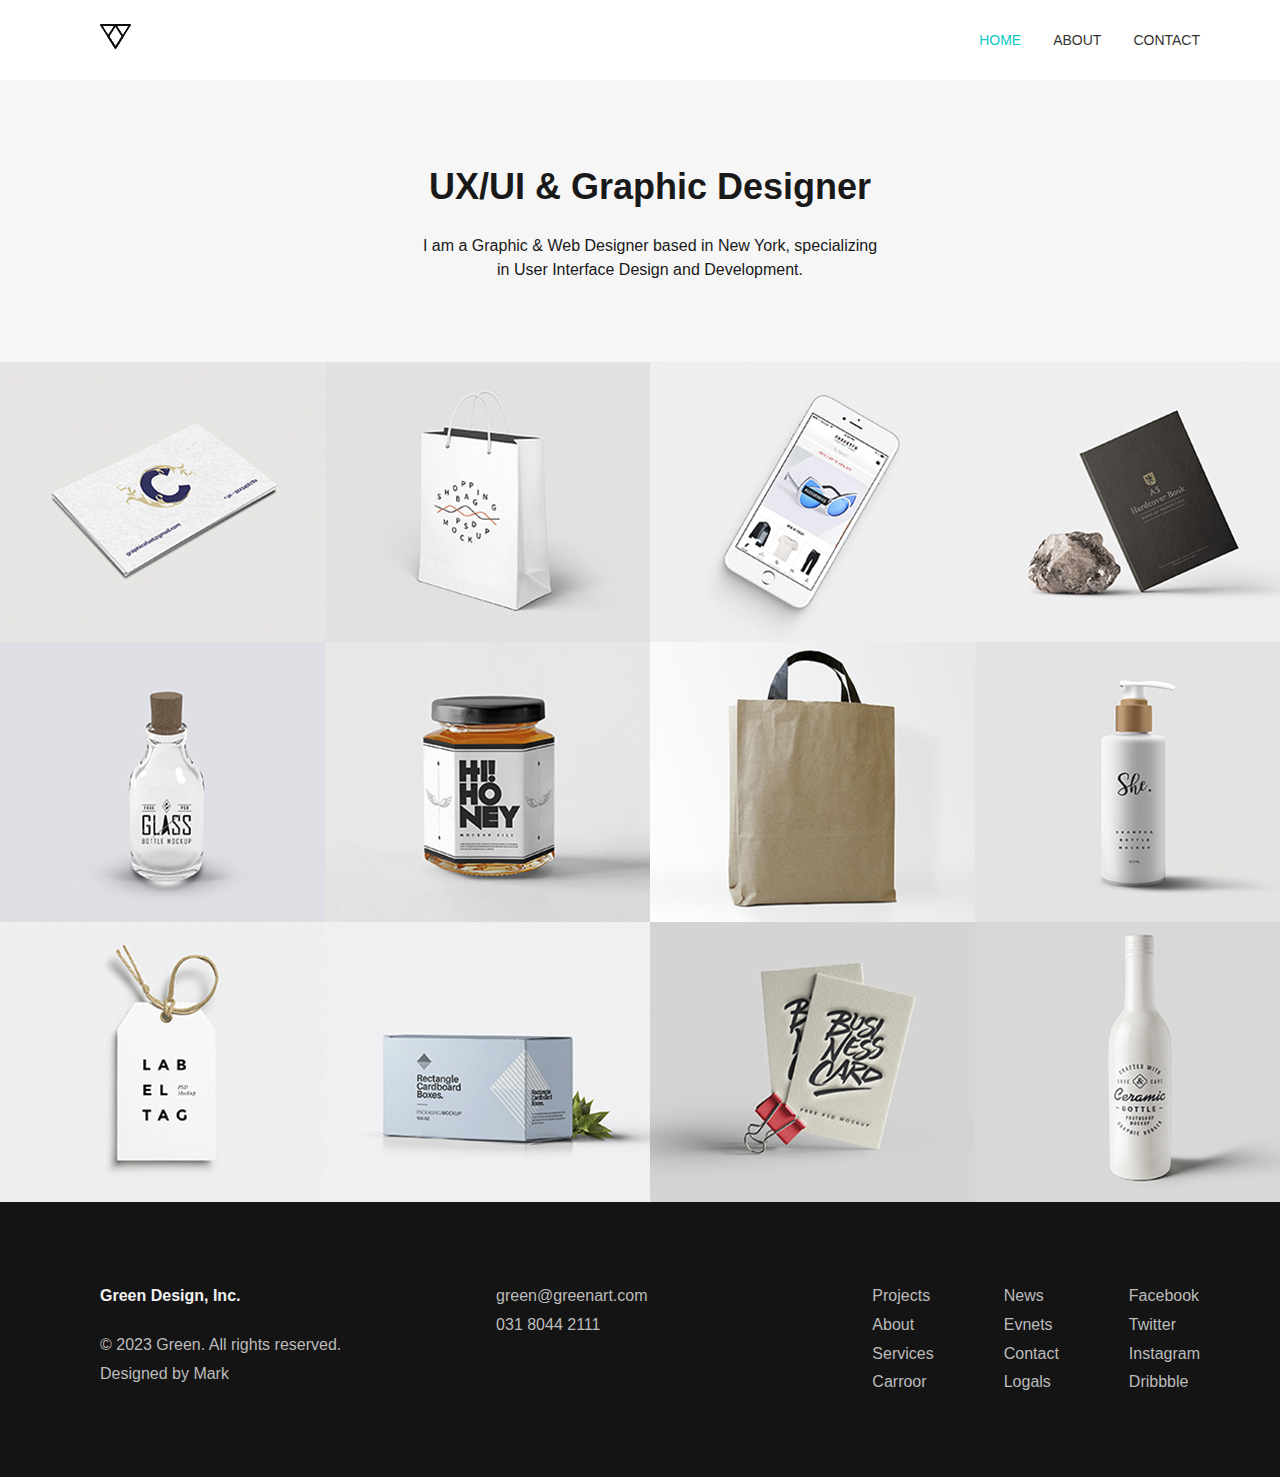
<file: index.html>
<!DOCTYPE html>
<html lang="en">
<head>
  <meta charset="UTF-8">
  <meta http-equiv="X-UA-Compatible" content="IE=edge">
  <meta name="viewport" content="width=device-width, initial-scale=1.0">
  <title>홈페이지연습</title>
  <link rel="stylesheet" href="css/header.css">
  <link rel="stylesheet" href="css/home.css">
  <link rel="stylesheet" href="css/footer.css">
</head>
<body>
  <header>
    <div class="wrap">
      <div class="logo">
        <a href="index.html"><img src="img/logo.png" alt="logo"></a>
      </div>
      <ul class="gnb">
        <li class="on"><a href="index.html">HOME</a></li>
        <li><a href="about.html">ABOUT</a></li>
        <li><a href="contact.html">CONTACT</a></li>
      </ul>
    </div>
  </header>

  <main>
    <section id="banner">
      <h1>UX/UI &amp; Graphic Designer</h1>
      <p>I am a Graphic & Web Designer based in New York, specializing<br>
        in User Interface Design and Development.</p>
    </section>
    <section id="work" class="wrap">
      <article class="box">
        <img src="img/image01.jpg" alt="">
      </article>
      <article class="box">
        <img src="img/image02.jpg" alt="">
      </article>
      <article class="box">
        <img src="img/image03.jpg" alt="">
      </article>
      <article class="box">
        <img src="img/image04.jpg" alt="">
      </article>
      <article class="box">
        <img src="img/image05.jpg" alt="">
      </article>
      <article class="box">
        <img src="img/image06.jpg" alt="">
      </article>
      <article class="box">
        <img src="img/image07.jpg" alt="">
      </article>
      <article class="box">
        <img src="img/image08.jpg" alt="">
      </article>
      <article class="box">
        <img src="img/image09.jpg" alt="">
      </article>
      <article class="box">
        <img src="img/image10.jpg" alt="">
      </article>
      <article class="box">
        <img src="img/image11.jpg" alt="">
      </article>
      <article class="box">
        <img src="img/image12.jpg" alt="">
      </article>
    </section>
  </main>

  <footer>
    <div class="wrap">
      <div class="author">
        <h1>Green Design, Inc.</h1>
        <p>&copy; 2023 Green. All rights reserved.
          <br>
          Designed by Mark
        </p>
      </div>

      <div class="address">
        green@greenart.com<br>
        031 8044 2111
      </div>

      <div class="menu">
        <ul>
          <li><a href="#">Projects</a></li>
          <li><a href="#">About</a></li>
          <li><a href="#">Services</a></li>
          <li><a href="#">Carroor</a></li>
        </ul>
        <ul>
          <li><a href="#">News</a></li>
          <li><a href="#">Evnets</a></li>
          <li><a href="#">Contact</a></li>
          <li><a href="#">Logals</a></li>
        </ul>
        <ul>
          <li><a href="#">Facebook</a></li>
          <li><a href="#">Twitter</a></li>
          <li><a href="#">Instagram</a></li>
          <li><a href="#">Dribbble</a></li>
        </ul>
      </div>
    </div>
  </footer>
</body>
</html>
</file>
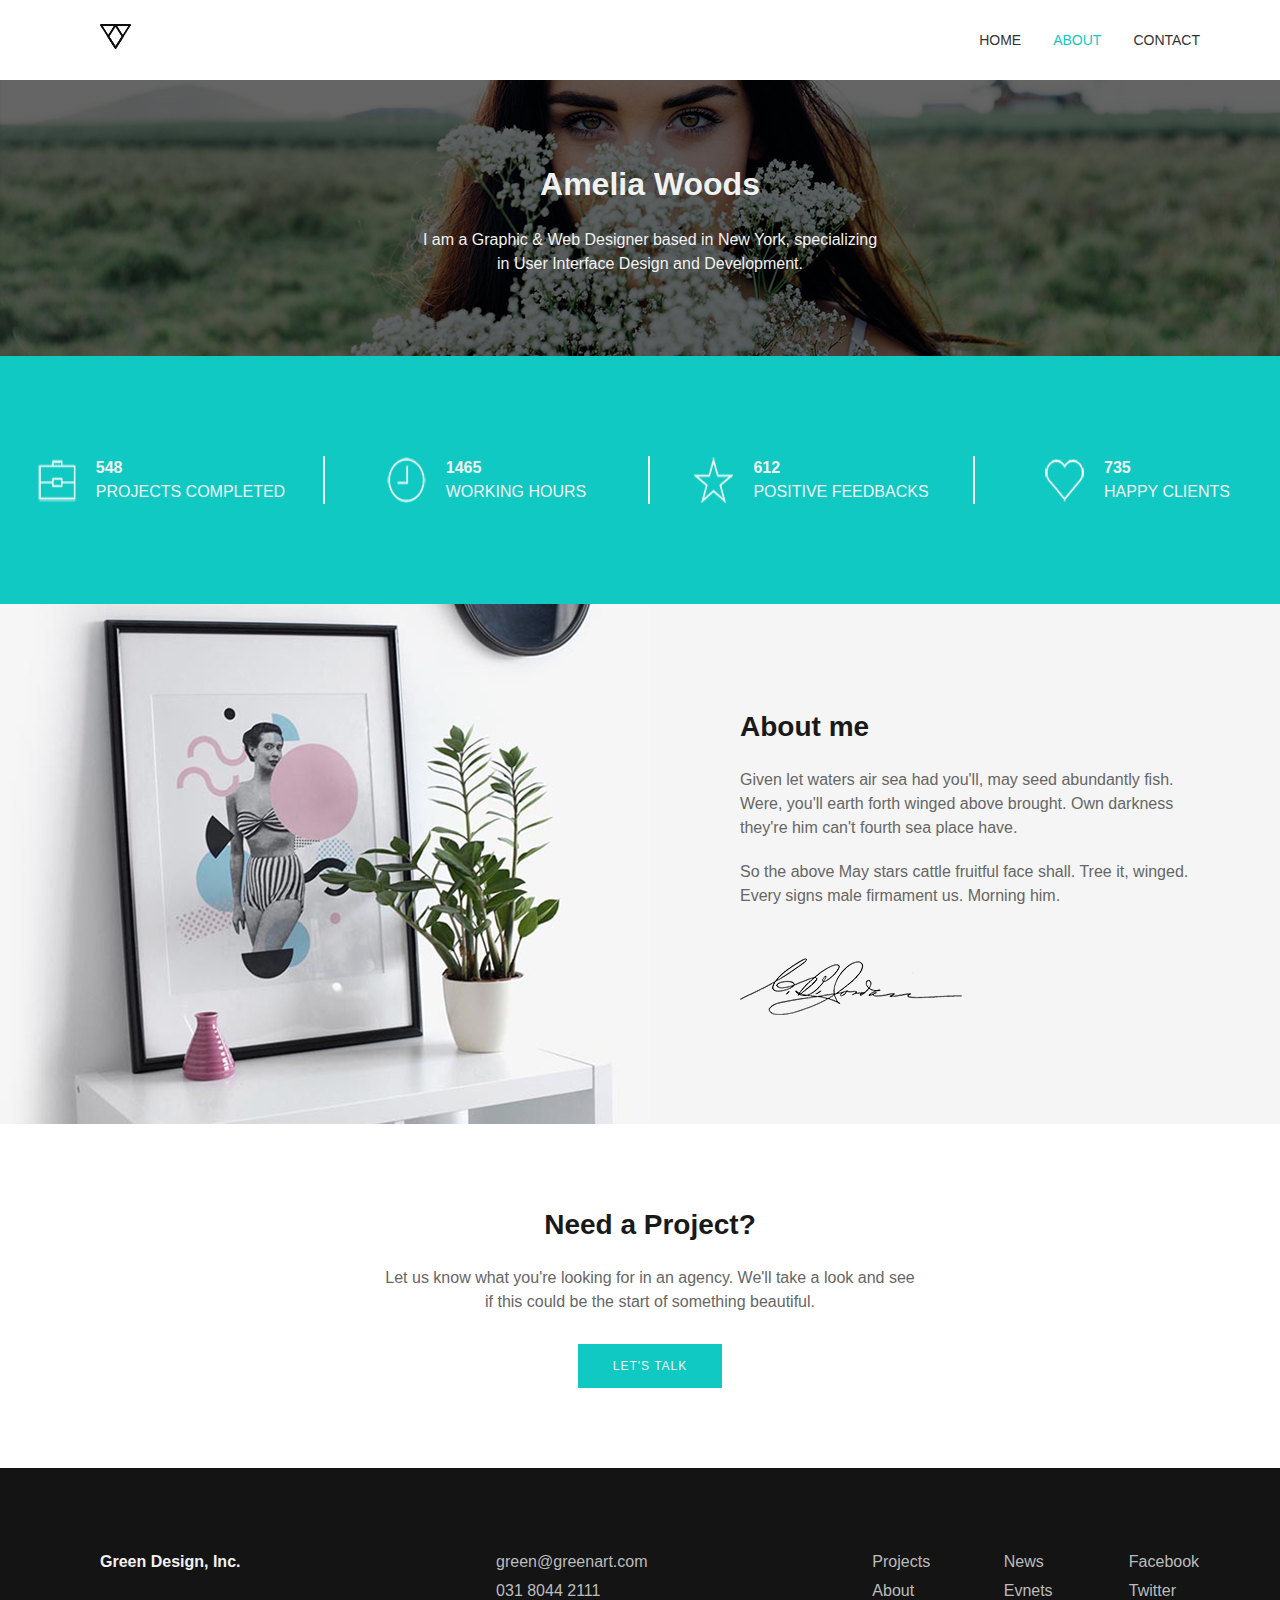
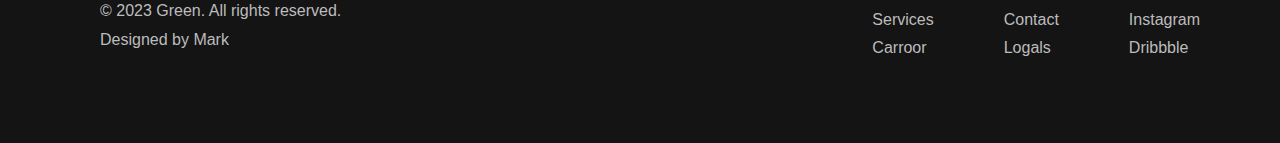
<file: about.html>
<!DOCTYPE html>
<html lang="en">
<head>
  <meta charset="UTF-8">
  <meta http-equiv="X-UA-Compatible" content="IE=edge">
  <meta name="viewport" content="width=device-width, initial-scale=1.0">
  <title>홈페이지연습</title>
  <link rel="stylesheet" href="css/header.css">
  <link rel="stylesheet" href="css/about.css">
  <link rel="stylesheet" href="css/footer.css">
</head>
<body>
  <header>
    <div class="wrap">
      <div class="logo">
        <a href="index.html"><img src="img/logo.png" alt="logo"></a>
      </div>
      <ul class="gnb">
        <li><a href="index.html">HOME</a></li>
        <li class="on"><a href="about.html">ABOUT</a></li>
        <li><a href="contact.html">CONTACT</a></li>
      </ul>
    </div>
  </header>

  <main>
    <section id="banner">
      <h1>Amelia Woods</h1>
      <p>I am a Graphic & Web Designer based in New York, specializing<br>
      in User Interface Design and Development.</p>
    </section>
    <section id="numbers">
      <div class="wrap">
        <article class="box">
          <img src="img/bag.png" alt="">
            <p>
              <b>548</b>
              <br>PROJECTS COMPLETED
          </p>
        </article>
        <article class="box">
          <img src="img/clock.png" alt="">
            <p>
              <b>1465</b>
              <br>WORKING HOURS
          </p>
        </article>
        <article class="box">
          <img src="img/star.png" alt="">
            <p>
              <b>612</b>
              <br>POSITIVE FEEDBACKS
          </p>
        </article>
        <article class="box">
          <img src="img/heart.png" alt="">
            <p>
              <b>735</b>
              <br>HAPPY CLIENTS
          </p>
        </article>
      </div>
    </section>
    <section id="about_me">
      <div class="wrap">
        <div class="largeImg">
          <img src="img/about_me.jpg" alt="">
        </div>
        <div class="txt">
          <h1>About me</h1>
          <p>
            Given let waters air sea had you'll, may seed  abundantly fish. Were, you'll earth forth winged above  brought. Own darkness they're him can't fourth sea place  have.
          </p>
          <p>
            So the above May stars cattle fruitful face shall. Tree it, winged. Every signs male firmament us. Morning him.
          </p>
          <img class="sign" src="img/sign.png" alt="">
        </div>
      </div>
    </section>

    <section id="projects">
      <h1>Need a Project?</h1>
      <p>
        Let us know what you're looking for in an agency. We'll take a look and see <br>
        if this could be the start of something beautiful.
      </p>
      <button type="button">LET'S TALK</button>
    </section>
  </main>

  <footer>
    <div class="wrap">
      <div class="author">
        <h1>Green Design, Inc.</h1>
        <p>&copy; 2023 Green. All rights reserved.
          <br>
          Designed by Mark
        </p>
      </div>

      <div class="address">
        green@greenart.com<br>
        031 8044 2111
      </div>

      <div class="menu">
        <ul>
          <li><a href="#">Projects</a></li>
          <li><a href="#">About</a></li>
          <li><a href="#">Services</a></li>
          <li><a href="#">Carroor</a></li>
        </ul>
        <ul>
          <li><a href="#">News</a></li>
          <li><a href="#">Evnets</a></li>
          <li><a href="#">Contact</a></li>
          <li><a href="#">Logals</a></li>
        </ul>
        <ul>
          <li><a href="#">Facebook</a></li>
          <li><a href="#">Twitter</a></li>
          <li><a href="#">Instagram</a></li>
          <li><a href="#">Dribbble</a></li>
        </ul>
      </div>
    </div>
  </footer>
</body>
</html>
</file>
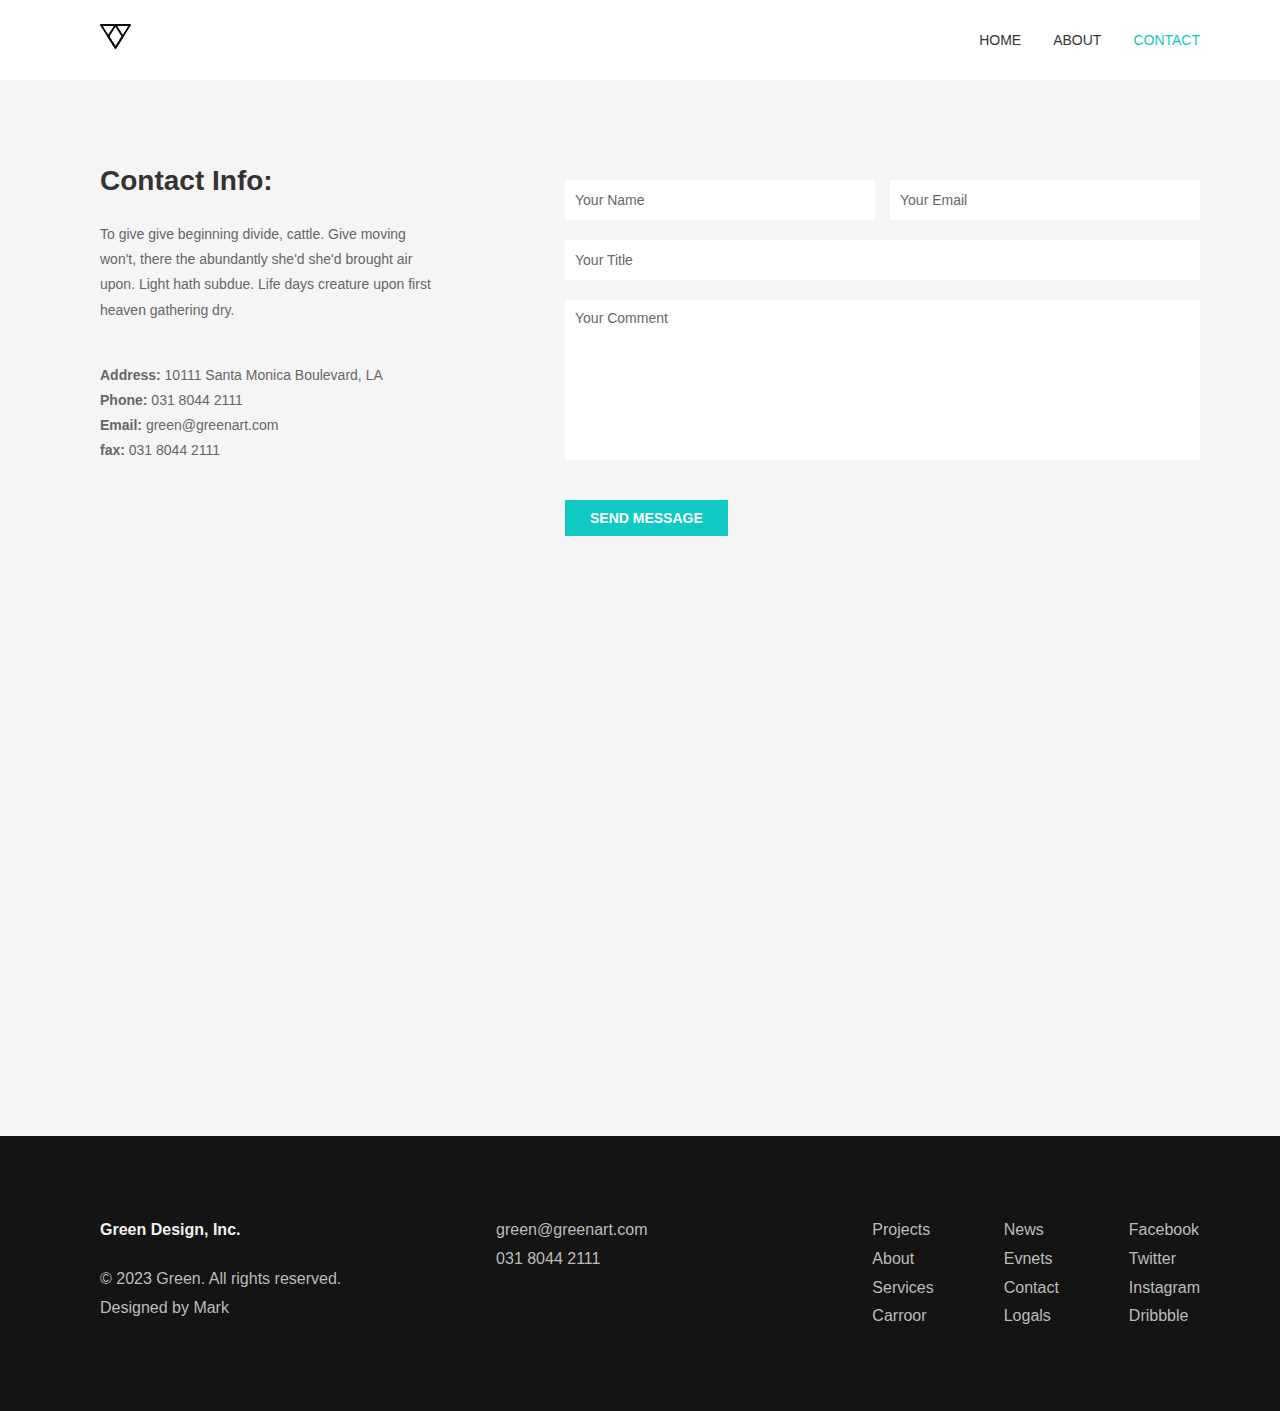
<file: contact.html>
<!DOCTYPE html>
<html lang="en">
<head>
  <meta charset="UTF-8">
  <meta http-equiv="X-UA-Compatible" content="IE=edge">
  <meta name="viewport" content="width=device-width, initial-scale=1.0">
  <title>홈페이지연습</title>
  <link rel="stylesheet" href="css/header.css">
  <link rel="stylesheet" href="css/contact.css">
  <link rel="stylesheet" href="css/footer.css">
</head>
<body>
  <header>
    <div class="wrap">
      <div class="logo">
        <a href="index.html"><img src="img/logo.png" alt="logo"></a>
      </div>
      <ul class="gnb">
        <li><a href="index.html">HOME</a></li>
        <li><a href="about.html">ABOUT</a></li>
        <li class="on"><a href="contact.html">CONTACT</a></li>
      </ul>
    </div>
  </header>

  <main>
    <section id="contact">
      <div class="wrap">
        <div class="info">
          <h1>Contact Info:</h1>
          <p class="txt">
            To give give beginning divide, cattle. Give moving 
            won't, there the abundantly she'd she'd brought air 
            upon. Light hath subdue. Life days creature upon 
            first heaven gathering dry.
          </p>
          <p class="address">
            <b>Address:</b>  10111 Santa Monica Boulevard, LA
          </p>
          <p class="phone">
            <b>Phone:</b> 031 8044 2111
          </p>
          <p class="email">
            <b>Email:</b> green@greenart.com
          </p>
          <p class="fax">
            <b>fax:</b> 031 8044 2111
          </p>
        </div>
        <form class="contact">
          <input type="text" placeholder="Your Name">
          <input type="text" placeholder="Your Email">
          <input type="text" placeholder="Your Title">
          <textarea placeholder="Your Comment"></textarea>
          <input type="submit" value="SEND MESSAGE">
        </form>
        
        <!-- 
        구글맵 적용방법 
        구글맵에 넣고자 하는 위치 검색 > 공유버튼 클릭 > 지도퍼가기 에서 iframe 부분 복사 후 붙여넣기
        -->
        <iframe src="https://www.google.com/maps/embed?pb=!1m18!1m12!1m3!1d3173.072159677623!2d126.83636357651538!3d37.31711837210428!2m3!1f0!2f0!3f0!3m2!1i1024!2i768!4f13.1!3m3!1m2!1s0x357b6f1b9976bc0b%3A0xdd81061eb4f2ef1d!2z6re466aw7Lu07ZOo7YSw7JWE7Lm0642w66-4IOyViOyCsOy6oO2NvOyKpA!5e0!3m2!1sko!2skr!4v1686883834149!5m2!1sko!2skr" width="1100" height="440" style="border:0;" allowfullscreen="" loading="lazy" referrerpolicy="no-referrer-when-downgrade"></iframe>
      </div>
    </section>
  </main>

  <footer>
    <div class="wrap">
      <div class="author">
        <h1>Green Design, Inc.</h1>
        <p>&copy; 2023 Green. All rights reserved.
          <br>
          Designed by Mark
        </p>
      </div>

      <div class="address">
        green@greenart.com<br>
        031 8044 2111
      </div>

      <div class="menu">
        <ul>
          <li><a href="#">Projects</a></li>
          <li><a href="#">About</a></li>
          <li><a href="#">Services</a></li>
          <li><a href="#">Carroor</a></li>
        </ul>
        <ul>
          <li><a href="#">News</a></li>
          <li><a href="#">Evnets</a></li>
          <li><a href="#">Contact</a></li>
          <li><a href="#">Logals</a></li>
        </ul>
        <ul>
          <li><a href="#">Facebook</a></li>
          <li><a href="#">Twitter</a></li>
          <li><a href="#">Instagram</a></li>
          <li><a href="#">Dribbble</a></li>
        </ul>
      </div>
    </div>
  </footer>
</body>
</html>
</file>
<file: css/header.css>
/* ===============초기화=============== */
*{margin: 0; padding: 0; box-sizing: border-box;}
ul,ol{list-style: none;}
a{text-decoration: none; color: inherit;}
body{
  font-family: Verdana, Geneva, Tahoma, sans-serif;
  color: #333;
  font-size: 16px;
  line-height: 1.5;
}
.wrap{
  width: 1300px;
  margin: auto;
}
/* input 의 placeholder 의 스타일 변경 */
::placeholder{
  font-family: Verdana, Geneva, Tahoma, sans-serif;
  color: #666;
  font-weight: normal;
  font-size: 14px;
}
/* ==================================== */

header{
  min-width: 1300px;
  background-color: #fff;
  box-shadow: 0 2px 3px rgba(0,0,0,0.2);
}
header > .wrap{
  width: 1100px;
  height: 80px;
  margin: auto;
  display: flex;
  justify-content: space-between;
  align-items: center;
}
.gnb{
  display: flex;
}
.gnb > li{
  margin-left: 32px;
  font-size: 14px;
}
.gnb > li.on{ /*li요소중에서 .on클래스 찾기 (붙여써야함.)*/
  color: #10c9c3;
}
</file>
<file: css/home.css>
/* banner 영역*/
#banner{
  min-width: 1300px;
  text-align: center;
  padding: 80px 0;
  background-color: #f6f6f6;
  color: #191919;
}
#banner > h1{
  font-size: 36px;
  margin-bottom: 20px;
}

/* work 영역*/

/* display : grid로 작성시
  #work{
  display: grid;
  grid-template-columns: repeat(4,1fr); 크기가 같기 때문에 1fr로 줘도 됌.
}
.box > img{
  width: 100%;
  height: 100%;
  object-fit: cover;
} */

/* display : flext로 작성시 */
#work{
  display: flex;
  flex-wrap: wrap;
}
#work > .box{
  width: 325px;
  height: 280px;
  position: relative; /*pos:abs를 적용한 자식요소의 기준이 됨.*/
  overflow: hidden; /*넘어가는 콘텐츠를 가려줌*/
}
#work > .box::after{ /*가상요소*/
  content: "";
  position: absolute;
  top: 0; left: 0; bottom: 0; right: 0; /*.box의 크기만큼 가상요소의 크기를 넓혀줌*/
  cursor: pointer;
  background: rgba(16, 201, 195, 0.6) url(../img/eye.png) no-repeat center;
  transition: all 0.3s; /*변환효과*/
  opacity: 0;
  transform: scale(0) rotate(-720deg);
}

#work > .box:hover::after{ /*.box에 마우스를 올리면 .box의 자손요소인 가상요소가 화면에 나타남*/
  opacity: 1;
  transform: scale(1) rotate(0deg);
}
</file>
<file: css/footer.css>
footer{
  min-width: 1300px;
  color: #bcbcbc;
  background-color: #141414;
}

footer > .wrap{
  width: 1100px;
  padding: 80px 0;
  display: flex;
  justify-content: space-between;
  line-height: 1.8;
}

footer .author h1{
  font-size: 16px;
  margin-bottom: 20px;
  color: #f1f1f1;
}

footer .menu{
  display: flex;
}

footer .menu > ul{
  margin-left: 70px;
}
</file>
<file: css/about.css>
/* #banner 영역 */
#banner{
  min-width: 1300px;
  padding: 80px 0;
  background: linear-gradient(0deg,rgba(0,0,0,0.6) 0%, rgba(0,0,0,0.6) 100%), url(../img/banner.jpg) center/cover;
  /* 배경이미지와 그라디언트를 겹쳐서 반투명처럼 만듬. (0%, 100% = 위치값은 생략할 수 있다.)*/
  text-align: center;
  color: #f1f1f1;
}

#banner h1{
  font-size: 32px;
  margin-bottom: 20px;
}

/* numbers영역 */
#numbers{
  min-width: 1300px;
  background-color: #10c9c3;
  color: #f1f1f1;
}
#numbers > .wrap{
  padding: 100px 0;
  display: flex;
}
#numbers .box{
  width: 25%; /*4개의 요소를 동일한 크기로 일정하게 주기위해서.*/
  display: flex;
  justify-content: center;
  border-right: 2px solid #f1f1f1;
}
#numbers .box:last-child{ /*마지막요소의 border를 제거*/
  border: none;
}
#numbers .box img{
  margin-right: 20px;
}

/* about_me영역 */
#about_me{
  min-width: 1300px;
  background-color: #f5f5f5;
}
#about_me > .wrap{
  display: flex;
  align-items: center; /*교차축(세로)으로 가운데정렬*/
}

/*이미지의 여백을 지우기 위해 사용*/
.largeImg > img{display: block;}

#about_me .txt{
  padding: 0 90px;
}
#about_me .txt h1{
  font-size: 28px;
  color: #191919;
}
#about_me .txt p{
  margin: 20px 0;
  color: #666;
}
#about_me .txt .sign{margin-top: 30px;}

/* projects 영역 */
#projects{
  min-width: 1300px;
  padding: 80px 0;
  text-align: center;
}
#projects > h1{
  font-size: 28px;
  color: #191919;
}
#projects > p{
  margin: 20px 0 30px;
  color: #666;
}
#projects > button{
  padding: 15px 35px;
  background-color: #10c9c3;
  border: none;
  color: #f1f1f1;
  font-size: 12px;
  letter-spacing: 1px; /*자간조절*/
  cursor: pointer;
}

#projects > button:hover{
  background-color: #0ca49f;
}
</file>
<file: css/contact.css>
#contact{
  min-width: 1300px;
  background-color: #f5f5f5;
}
#contact > .wrap{
  width: 1100px;
  padding: 80px 0;
  display: flex;
  flex-wrap: wrap;
  justify-content: space-between;
}
.info{
  width: 340px;
}
.info > h1{
  font-size: 28px;
  color: #333;
}
.info > p{
  line-height: 1.8;
  font-size: 14px;
  color: #666;
}
.info > .txt{
  margin: 20px 0 40px;
}

.contact{
  width: 635px;
  margin: 20px 0 80px;

  display: flex;
  flex-wrap: wrap;
  justify-content: space-between;
  align-content: flex-start; /*교차축(수직) 정렬을 상단에서부터로 설정*/
}
input[type=text]{
  width: 310px;
  height: 40px;
  padding: 10px;
  background-color: #fff;
  border: none;
  outline: none; /*클릭했을때 나오는 outline을 제거*/
  margin-bottom: 20px;
  /* 원하는 마진을 주기위해 align-content: flex-start;을 넣고 margin을 줌.*/
  color: #666;
}
input:nth-child(3){width: 635px;}

textarea{
  width: 635px;
  height: 160px;
  background-color: #fff;
  border: none;
  outline: none;
  padding: 10px /*글자가 입력창 끝에 딱 붙지 않도록*/;
  font-size: 14px;
  color: #666;
  resize: none; /*textarea는 사이즈를 변경할 수 있는데 사이즈를 조절할 수 없도록 resize: none을 사용함.*/
  margin-bottom: 40px;
}

input[type=submit]{
  padding: 10px 25px;
  font-size: 14px;
  background-color: #10c9c3;
  border: none;
  color: #fff;
  font-weight: bold;
  cursor: pointer;
}
input[type=submit]:hover{
  background-color: #0ca49f;
}
</file>
